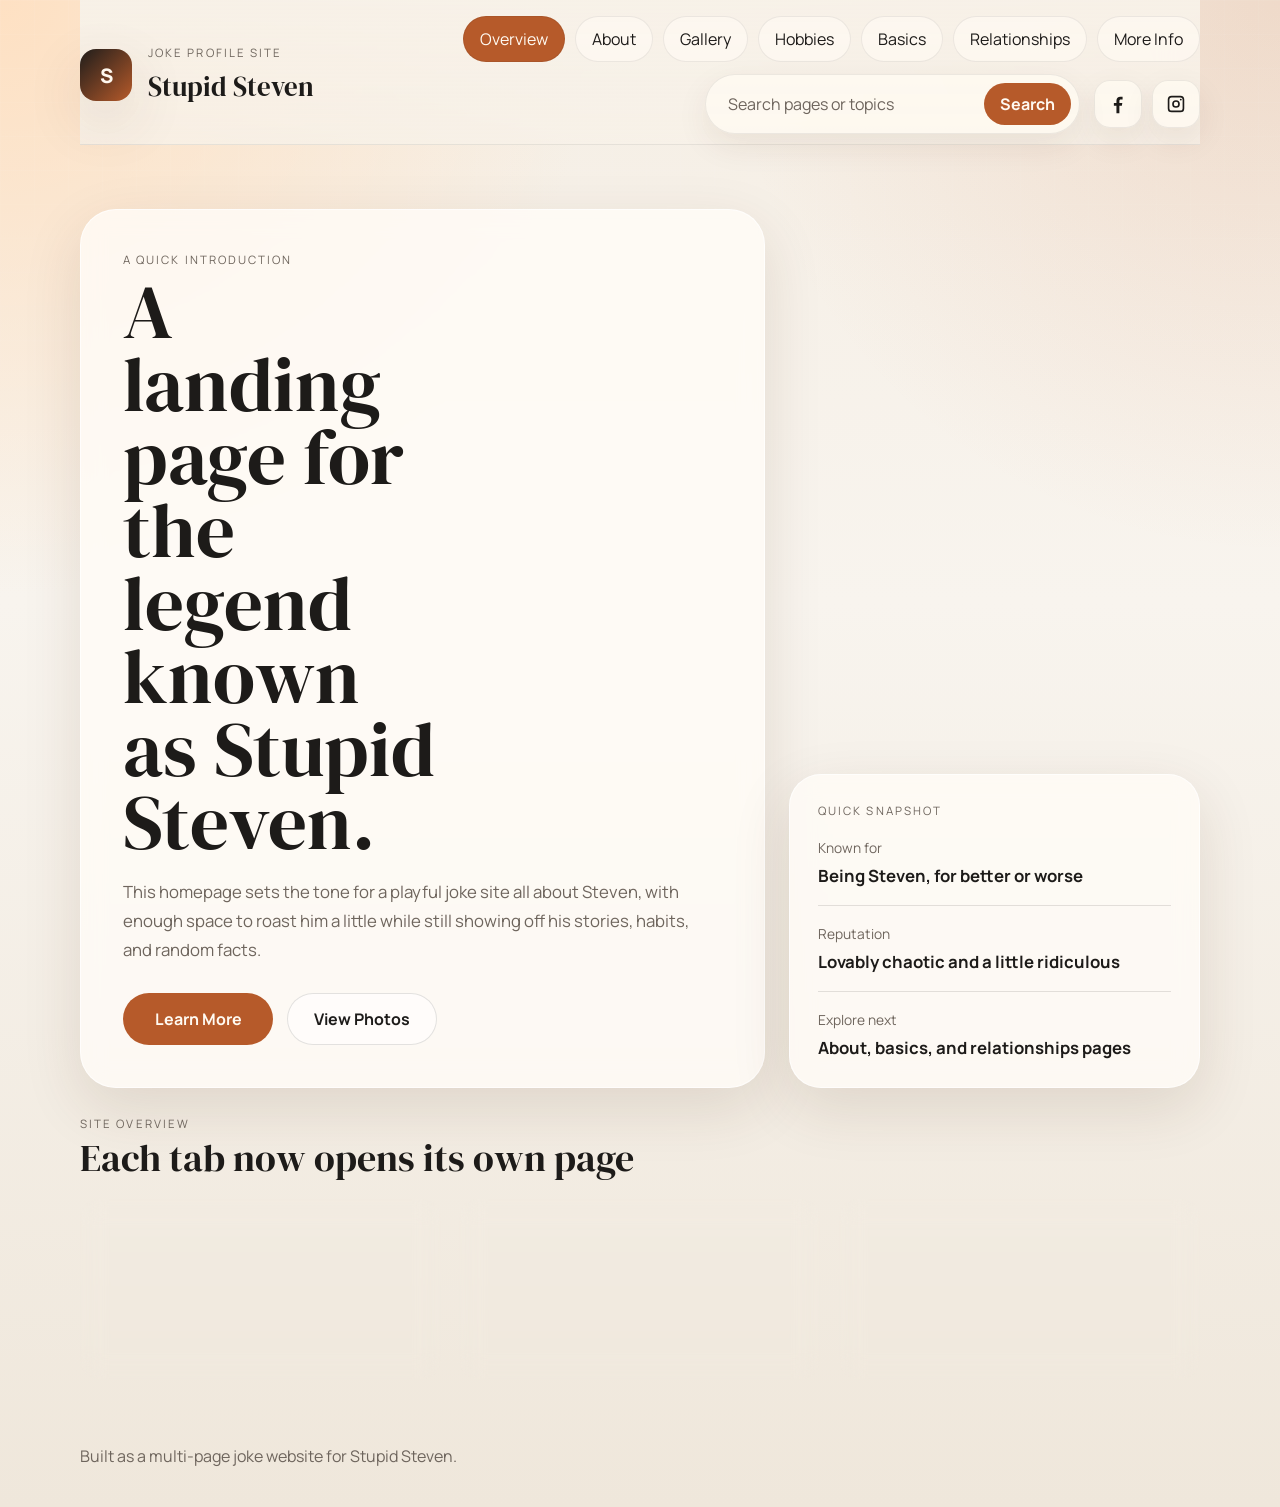
<file: index.html>
<!DOCTYPE html>
<html lang="en">
<head>
  <meta charset="UTF-8">
  <meta name="viewport" content="width=device-width, initial-scale=1.0">
  <title>Stupid Steven | Overview</title>
  <link rel="preconnect" href="https://fonts.googleapis.com">
  <link rel="preconnect" href="https://fonts.gstatic.com" crossorigin>
  <link href="https://fonts.googleapis.com/css2?family=DM+Serif+Display:ital@0;1&family=Manrope:wght@400;500;700;800&display=swap" rel="stylesheet">
  <link rel="stylesheet" href="styles.css">
</head>
<body data-page="overview">
  <header class="site-header">
    <div class="brand">
      <span class="brand-mark">S</span>
      <div>
        <p class="eyebrow">Joke Profile Site</p>
        <h1>Stupid Steven</h1>
      </div>
    </div>

    <div class="header-tools">
      <nav class="main-nav" aria-label="Primary">
        <a href="index.html" data-nav="overview">Overview</a>
        <a href="about.html" data-nav="about">About</a>
        <a href="gallery.html" data-nav="gallery">Gallery</a>
        <a href="hobbies.html" data-nav="hobbies">Hobbies</a>
        <a href="basics.html" data-nav="basics">Basics</a>
        <a href="relationships.html" data-nav="relationships">Relationships</a>
        <a href="more-info.html" data-nav="more-info">More Info</a>
      </nav>

      <div class="utility-row">
        <form class="site-search" data-search-form>
          <label class="sr-only" for="site-search-overview">Search the site</label>
          <input id="site-search-overview" name="query" type="text" inputmode="search" enterkeyhint="search" placeholder="Search pages or topics" autocomplete="off" autocapitalize="off" autocorrect="off" spellcheck="false">
          <button type="submit">Search</button>
          <div class="search-dropdown" data-search-dropdown hidden></div>
        </form>

        <div class="social-links" aria-label="Social media links">
          <a class="social-link" href="https://facebook.com/your-profile-here" target="_blank" rel="noreferrer" aria-label="Steven on Facebook">
            <svg viewBox="0 0 24 24" aria-hidden="true">
              <path d="M13.5 22v-8h2.7l.5-3.2h-3.2V8.7c0-.9.3-1.6 1.7-1.6H17V4.2c-.3 0-1.3-.2-2.5-.2-2.5 0-4.2 1.5-4.2 4.4v2.4H7.5V14h2.8v8h3.2Z"/>
            </svg>
          </a>
          <a class="social-link" href="https://instagram.com/your-profile-here" target="_blank" rel="noreferrer" aria-label="Steven on Instagram">
            <svg viewBox="0 0 24 24" aria-hidden="true">
              <path d="M7.2 3h9.6A4.2 4.2 0 0 1 21 7.2v9.6a4.2 4.2 0 0 1-4.2 4.2H7.2A4.2 4.2 0 0 1 3 16.8V7.2A4.2 4.2 0 0 1 7.2 3Zm0 1.8A2.4 2.4 0 0 0 4.8 7.2v9.6a2.4 2.4 0 0 0 2.4 2.4h9.6a2.4 2.4 0 0 0 2.4-2.4V7.2a2.4 2.4 0 0 0-2.4-2.4H7.2Zm10.05 1.35a1.05 1.05 0 1 1 0 2.1 1.05 1.05 0 0 1 0-2.1ZM12 7.8A4.2 4.2 0 1 1 7.8 12 4.2 4.2 0 0 1 12 7.8Zm0 1.8A2.4 2.4 0 1 0 14.4 12 2.4 2.4 0 0 0 12 9.6Z"/>
            </svg>
          </a>
        </div>
      </div>
    </div>
  </header>

  <main>
    <section class="hero" id="overview-hero">
      <div class="hero-copy" id="overview-intro">
        <p class="eyebrow">A quick introduction</p>
        <h2>A landing page for the legend known as Stupid Steven.</h2>
        <p class="hero-text">
          This homepage sets the tone for a playful joke site all about Steven, with enough space
          to roast him a little while still showing off his stories, habits, and random facts.
        </p>
        <div class="hero-actions">
          <a class="button button-primary" href="about.html">Learn More</a>
          <a class="button button-secondary" href="gallery.html">View Photos</a>
        </div>
      </div>

      <aside class="hero-card" id="overview-snapshot">
        <p class="eyebrow">Quick snapshot</p>
        <ul class="snapshot-list">
          <li><span>Known for</span><strong>Being Steven, for better or worse</strong></li>
          <li><span>Reputation</span><strong>Lovably chaotic and a little ridiculous</strong></li>
          <li><span>Explore next</span><strong>About, basics, and relationships pages</strong></li>
        </ul>
      </aside>
    </section>

    <section class="content-section page-intro" id="overview-guide">
      <div class="section-heading">
        <p class="eyebrow">Site Overview</p>
        <h2>Each tab now opens its own page</h2>
      </div>
      <div class="hobby-grid">
        <article class="detail-card" id="overview-about-page">
          <h3>About Page</h3>
          <p>Use it for Steven's fuller story, personality, background, and the running joke behind the site.</p>
        </article>
        <article class="detail-card" id="overview-gallery-page">
          <h3>Gallery Page</h3>
          <p>Keep photos in their own dedicated space so visitors can admire the many faces of Stupid Steven.</p>
        </article>
        <article class="detail-card" id="overview-relationships-page">
          <h3>Relationships Page</h3>
          <p>List people he knows, friends, rivals, and anyone else who gets dragged into the Steven lore.</p>
        </article>
      </div>
    </section>
  </main>

  <footer class="site-footer">
    <p>Built as a multi-page joke website for Stupid Steven.</p>
  </footer>

  <script src="script.js"></script>
</body>
</html>
</file>
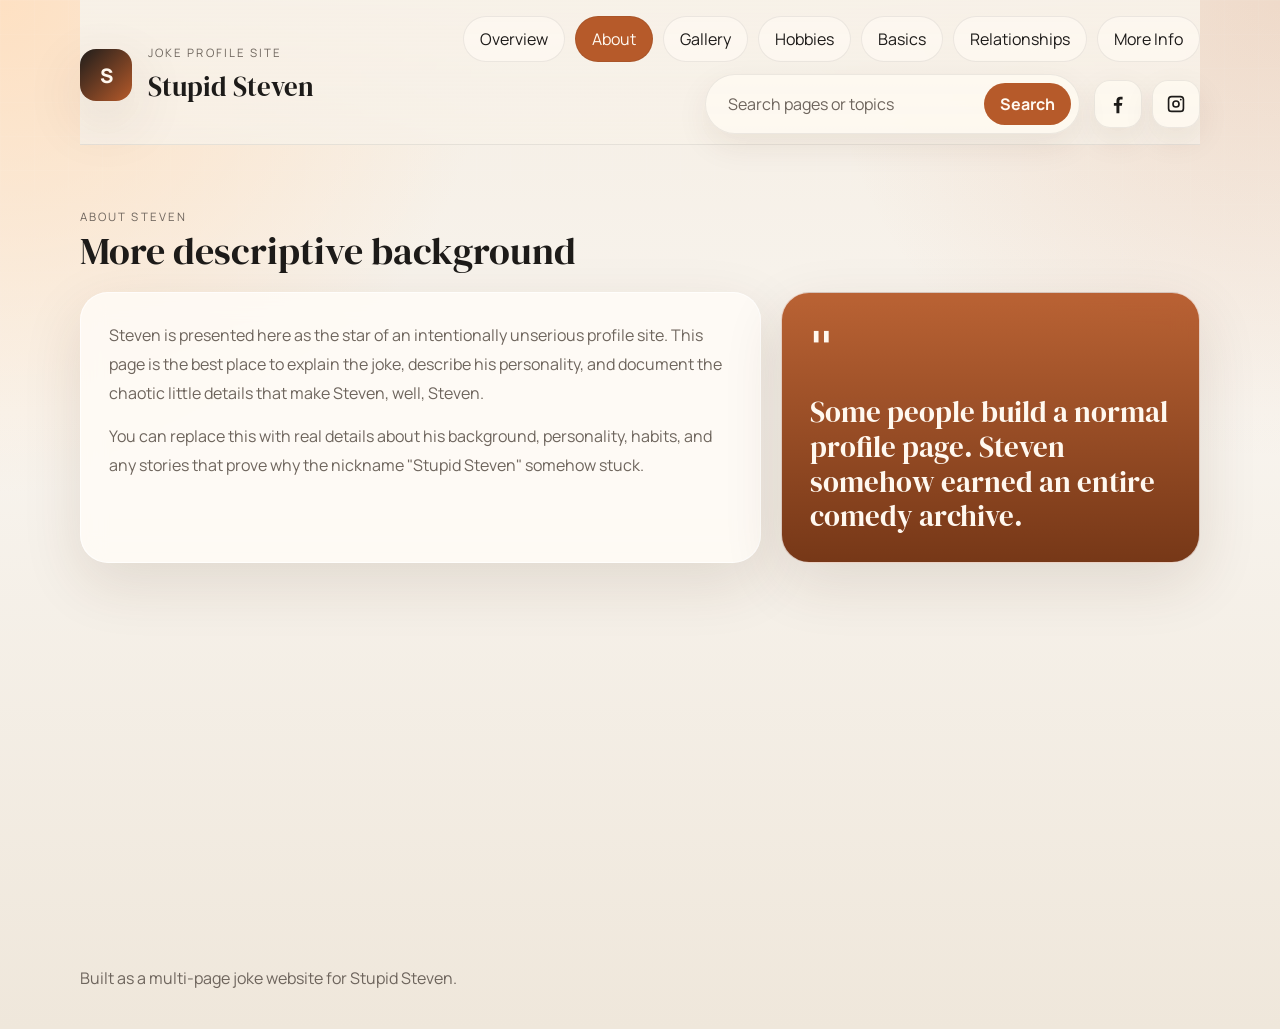
<file: about.html>
<!DOCTYPE html>
<html lang="en">
<head>
  <meta charset="UTF-8">
  <meta name="viewport" content="width=device-width, initial-scale=1.0">
  <title>Stupid Steven | About</title>
  <link rel="preconnect" href="https://fonts.googleapis.com">
  <link rel="preconnect" href="https://fonts.gstatic.com" crossorigin>
  <link href="https://fonts.googleapis.com/css2?family=DM+Serif+Display:ital@0;1&family=Manrope:wght@400;500;700;800&display=swap" rel="stylesheet">
  <link rel="stylesheet" href="styles.css">
</head>
<body data-page="about">
  <header class="site-header">
    <div class="brand">
      <span class="brand-mark">S</span>
      <div>
        <p class="eyebrow">Joke Profile Site</p>
        <h1>Stupid Steven</h1>
      </div>
    </div>

    <div class="header-tools">
      <nav class="main-nav" aria-label="Primary">
        <a href="index.html" data-nav="overview">Overview</a>
        <a href="about.html" data-nav="about">About</a>
        <a href="gallery.html" data-nav="gallery">Gallery</a>
        <a href="hobbies.html" data-nav="hobbies">Hobbies</a>
        <a href="basics.html" data-nav="basics">Basics</a>
        <a href="relationships.html" data-nav="relationships">Relationships</a>
        <a href="more-info.html" data-nav="more-info">More Info</a>
      </nav>

      <div class="utility-row">
        <form class="site-search" data-search-form>
          <label class="sr-only" for="site-search-about">Search the site</label>
          <input id="site-search-about" name="query" type="text" inputmode="search" enterkeyhint="search" placeholder="Search pages or topics" autocomplete="off" autocapitalize="off" autocorrect="off" spellcheck="false">
          <button type="submit">Search</button>
          <div class="search-dropdown" data-search-dropdown hidden></div>
        </form>

        <div class="social-links" aria-label="Social media links">
          <a class="social-link" href="https://facebook.com/your-profile-here" target="_blank" rel="noreferrer" aria-label="Steven on Facebook">
            <svg viewBox="0 0 24 24" aria-hidden="true">
              <path d="M13.5 22v-8h2.7l.5-3.2h-3.2V8.7c0-.9.3-1.6 1.7-1.6H17V4.2c-.3 0-1.3-.2-2.5-.2-2.5 0-4.2 1.5-4.2 4.4v2.4H7.5V14h2.8v8h3.2Z"/>
            </svg>
          </a>
          <a class="social-link" href="https://instagram.com/your-profile-here" target="_blank" rel="noreferrer" aria-label="Steven on Instagram">
            <svg viewBox="0 0 24 24" aria-hidden="true">
              <path d="M7.2 3h9.6A4.2 4.2 0 0 1 21 7.2v9.6a4.2 4.2 0 0 1-4.2 4.2H7.2A4.2 4.2 0 0 1 3 16.8V7.2A4.2 4.2 0 0 1 7.2 3Zm0 1.8A2.4 2.4 0 0 0 4.8 7.2v9.6a2.4 2.4 0 0 0 2.4 2.4h9.6a2.4 2.4 0 0 0 2.4-2.4V7.2a2.4 2.4 0 0 0-2.4-2.4H7.2Zm10.05 1.35a1.05 1.05 0 1 1 0 2.1 1.05 1.05 0 0 1 0-2.1ZM12 7.8A4.2 4.2 0 1 1 7.8 12 4.2 4.2 0 0 1 12 7.8Zm0 1.8A2.4 2.4 0 1 0 14.4 12 2.4 2.4 0 0 0 12 9.6Z"/>
            </svg>
          </a>
        </div>
      </div>
    </div>
  </header>

  <main class="page-shell">
    <section class="content-section page-top" id="about-story">
      <div class="section-heading">
        <p class="eyebrow">About Steven</p>
        <h2>More descriptive background</h2>
      </div>
      <div class="about-grid">
        <article class="info-panel" id="about-description">
          <p>
            Steven is presented here as the star of an intentionally unserious profile site. This page
            is the best place to explain the joke, describe his personality, and document the chaotic
            little details that make Steven, well, Steven.
          </p>
          <p>
            You can replace this with real details about his background, personality, habits, and any
            stories that prove why the nickname "Stupid Steven" somehow stuck.
          </p>
        </article>
        <article class="quote-panel" id="about-quote">
          <p class="quote-mark">"</p>
          <p class="quote-text">
            Some people build a normal profile page. Steven somehow earned an entire comedy archive.
          </p>
        </article>
      </div>
    </section>
  </main>

  <footer class="site-footer">
    <p>Built as a multi-page joke website for Stupid Steven.</p>
  </footer>

  <script src="script.js"></script>
</body>
</html>
</file>
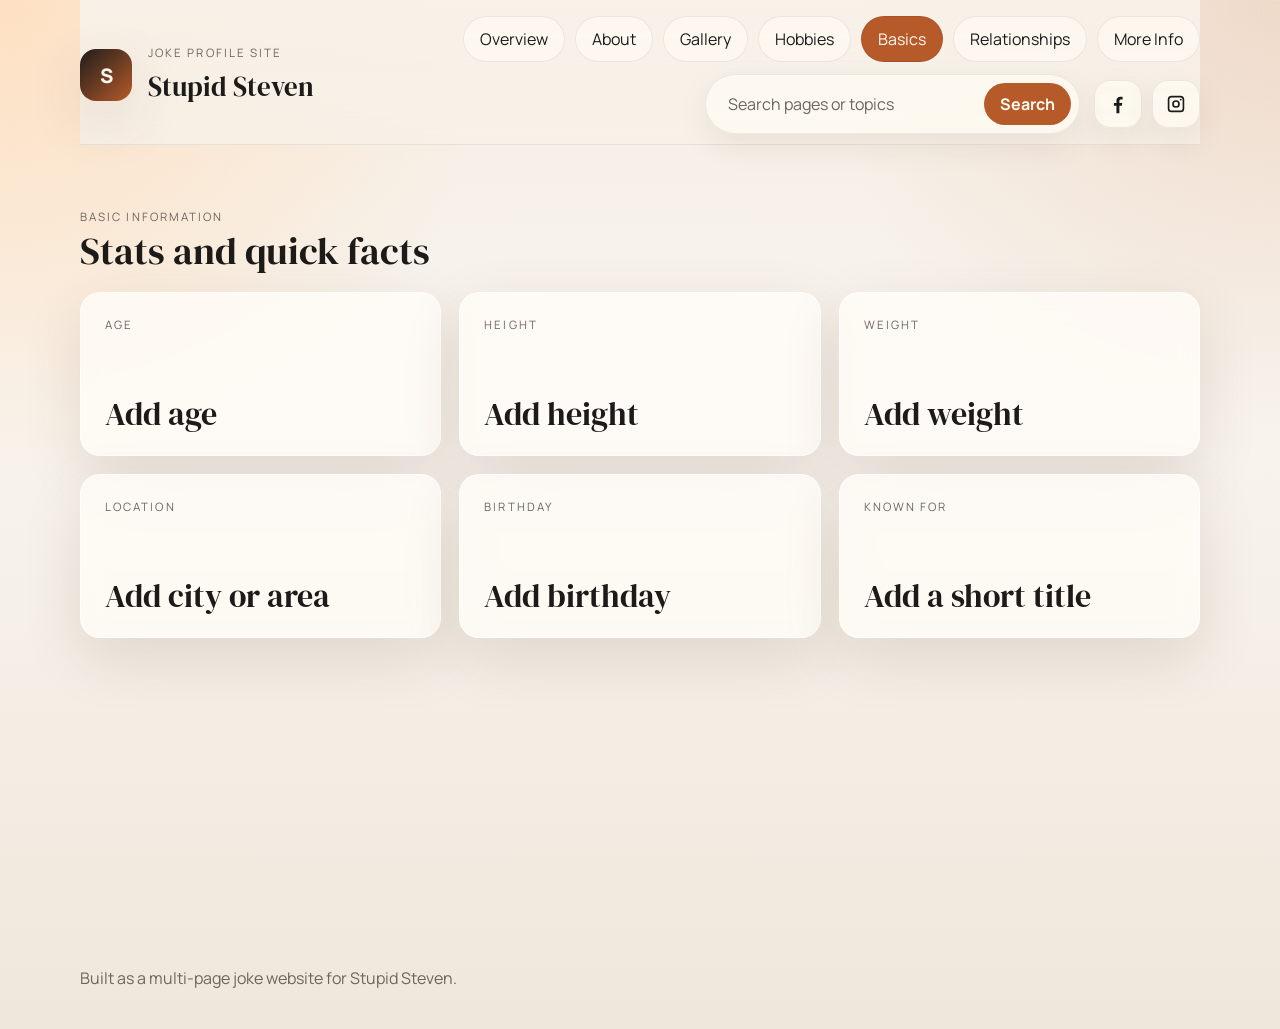
<file: basics.html>
<!DOCTYPE html>
<html lang="en">
<head>
  <meta charset="UTF-8">
  <meta name="viewport" content="width=device-width, initial-scale=1.0">
  <title>Stupid Steven | Basics</title>
  <link rel="preconnect" href="https://fonts.googleapis.com">
  <link rel="preconnect" href="https://fonts.gstatic.com" crossorigin>
  <link href="https://fonts.googleapis.com/css2?family=DM+Serif+Display:ital@0;1&family=Manrope:wght@400;500;700;800&display=swap" rel="stylesheet">
  <link rel="stylesheet" href="styles.css">
</head>
<body data-page="basics">
  <header class="site-header">
    <div class="brand">
      <span class="brand-mark">S</span>
      <div>
        <p class="eyebrow">Joke Profile Site</p>
        <h1>Stupid Steven</h1>
      </div>
    </div>

    <div class="header-tools">
      <nav class="main-nav" aria-label="Primary">
        <a href="index.html" data-nav="overview">Overview</a>
        <a href="about.html" data-nav="about">About</a>
        <a href="gallery.html" data-nav="gallery">Gallery</a>
        <a href="hobbies.html" data-nav="hobbies">Hobbies</a>
        <a href="basics.html" data-nav="basics">Basics</a>
        <a href="relationships.html" data-nav="relationships">Relationships</a>
        <a href="more-info.html" data-nav="more-info">More Info</a>
      </nav>

      <div class="utility-row">
        <form class="site-search" data-search-form>
          <label class="sr-only" for="site-search-basics">Search the site</label>
          <input id="site-search-basics" name="query" type="text" inputmode="search" enterkeyhint="search" placeholder="Search pages or topics" autocomplete="off" autocapitalize="off" autocorrect="off" spellcheck="false">
          <button type="submit">Search</button>
          <div class="search-dropdown" data-search-dropdown hidden></div>
        </form>

        <div class="social-links" aria-label="Social media links">
          <a class="social-link" href="https://facebook.com/your-profile-here" target="_blank" rel="noreferrer" aria-label="Steven on Facebook">
            <svg viewBox="0 0 24 24" aria-hidden="true">
              <path d="M13.5 22v-8h2.7l.5-3.2h-3.2V8.7c0-.9.3-1.6 1.7-1.6H17V4.2c-.3 0-1.3-.2-2.5-.2-2.5 0-4.2 1.5-4.2 4.4v2.4H7.5V14h2.8v8h3.2Z"/>
            </svg>
          </a>
          <a class="social-link" href="https://instagram.com/your-profile-here" target="_blank" rel="noreferrer" aria-label="Steven on Instagram">
            <svg viewBox="0 0 24 24" aria-hidden="true">
              <path d="M7.2 3h9.6A4.2 4.2 0 0 1 21 7.2v9.6a4.2 4.2 0 0 1-4.2 4.2H7.2A4.2 4.2 0 0 1 3 16.8V7.2A4.2 4.2 0 0 1 7.2 3Zm0 1.8A2.4 2.4 0 0 0 4.8 7.2v9.6a2.4 2.4 0 0 0 2.4 2.4h9.6a2.4 2.4 0 0 0 2.4-2.4V7.2a2.4 2.4 0 0 0-2.4-2.4H7.2Zm10.05 1.35a1.05 1.05 0 1 1 0 2.1 1.05 1.05 0 0 1 0-2.1ZM12 7.8A4.2 4.2 0 1 1 7.8 12 4.2 4.2 0 0 1 12 7.8Zm0 1.8A2.4 2.4 0 1 0 14.4 12 2.4 2.4 0 0 0 12 9.6Z"/>
            </svg>
          </a>
        </div>
      </div>
    </div>
  </header>

  <main class="page-shell">
    <section class="content-section page-top" id="basics-top">
      <div class="section-heading">
        <p class="eyebrow">Basic Information</p>
        <h2>Stats and quick facts</h2>
      </div>
      <div class="stats-grid">
        <article class="stat-card" id="basics-age">
          <span class="stat-label">Age</span>
          <strong class="stat-value">Add age</strong>
        </article>
        <article class="stat-card" id="basics-height">
          <span class="stat-label">Height</span>
          <strong class="stat-value">Add height</strong>
        </article>
        <article class="stat-card" id="basics-weight">
          <span class="stat-label">Weight</span>
          <strong class="stat-value">Add weight</strong>
        </article>
        <article class="stat-card" id="basics-location">
          <span class="stat-label">Location</span>
          <strong class="stat-value">Add city or area</strong>
        </article>
        <article class="stat-card" id="basics-birthday">
          <span class="stat-label">Birthday</span>
          <strong class="stat-value">Add birthday</strong>
        </article>
        <article class="stat-card" id="basics-known-for">
          <span class="stat-label">Known For</span>
          <strong class="stat-value">Add a short title</strong>
        </article>
      </div>
    </section>
  </main>

  <footer class="site-footer">
    <p>Built as a multi-page joke website for Stupid Steven.</p>
  </footer>

  <script src="script.js"></script>
</body>
</html>
</file>
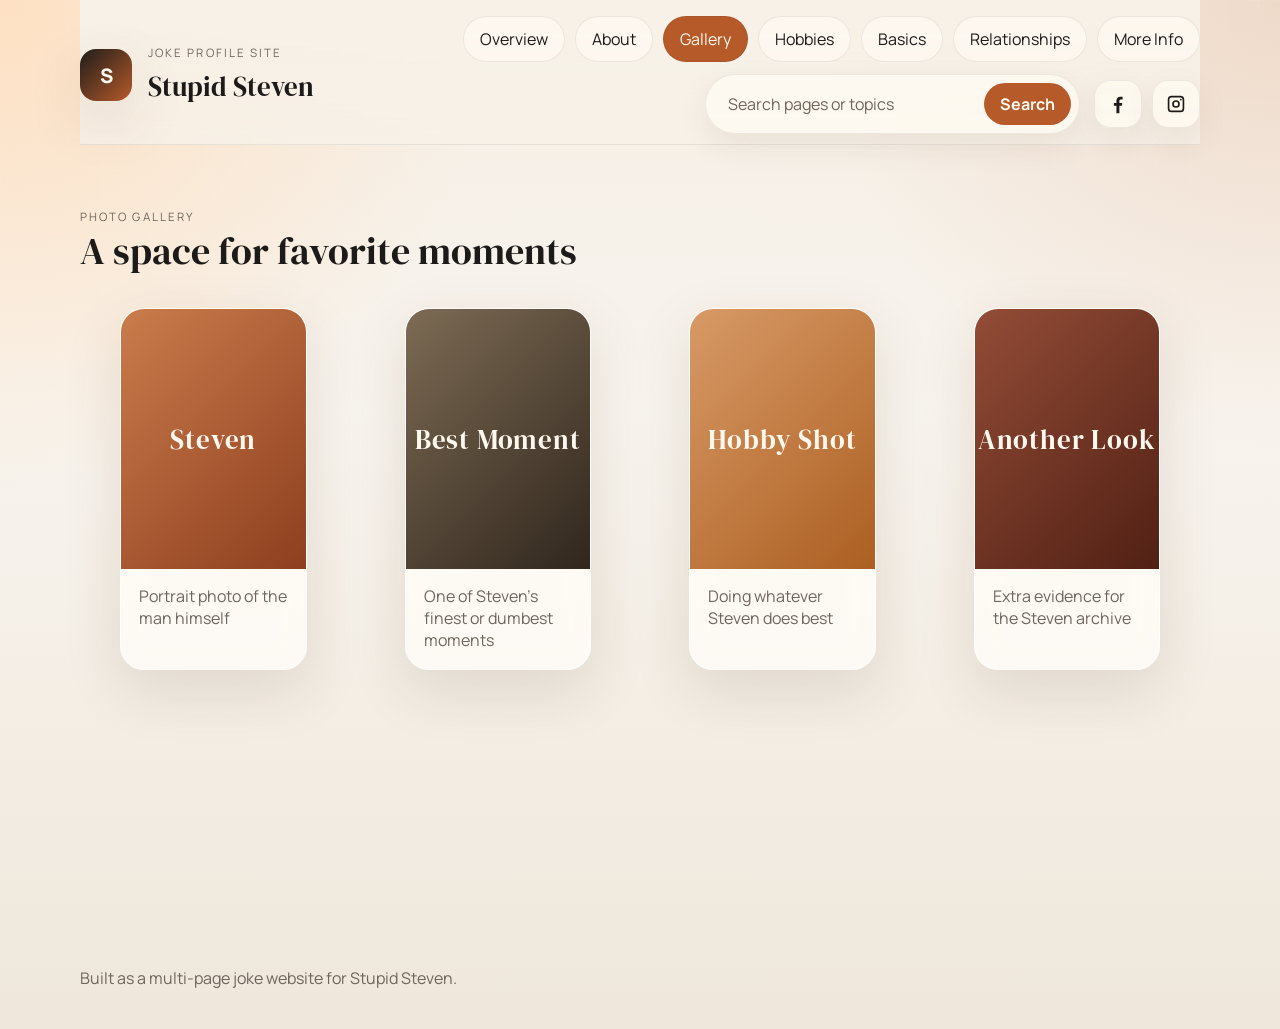
<file: gallery.html>
<!DOCTYPE html>
<html lang="en">
<head>
  <meta charset="UTF-8">
  <meta name="viewport" content="width=device-width, initial-scale=1.0">
  <title>Stupid Steven | Gallery</title>
  <link rel="preconnect" href="https://fonts.googleapis.com">
  <link rel="preconnect" href="https://fonts.gstatic.com" crossorigin>
  <link href="https://fonts.googleapis.com/css2?family=DM+Serif+Display:ital@0;1&family=Manrope:wght@400;500;700;800&display=swap" rel="stylesheet">
  <link rel="stylesheet" href="styles.css">
</head>
<body data-page="gallery">
  <header class="site-header">
    <div class="brand">
      <span class="brand-mark">S</span>
      <div>
        <p class="eyebrow">Joke Profile Site</p>
        <h1>Stupid Steven</h1>
      </div>
    </div>

    <div class="header-tools">
      <nav class="main-nav" aria-label="Primary">
        <a href="index.html" data-nav="overview">Overview</a>
        <a href="about.html" data-nav="about">About</a>
        <a href="gallery.html" data-nav="gallery">Gallery</a>
        <a href="hobbies.html" data-nav="hobbies">Hobbies</a>
        <a href="basics.html" data-nav="basics">Basics</a>
        <a href="relationships.html" data-nav="relationships">Relationships</a>
        <a href="more-info.html" data-nav="more-info">More Info</a>
      </nav>

      <div class="utility-row">
        <form class="site-search" data-search-form>
          <label class="sr-only" for="site-search-gallery">Search the site</label>
          <input id="site-search-gallery" name="query" type="text" inputmode="search" enterkeyhint="search" placeholder="Search pages or topics" autocomplete="off" autocapitalize="off" autocorrect="off" spellcheck="false">
          <button type="submit">Search</button>
          <div class="search-dropdown" data-search-dropdown hidden></div>
        </form>

        <div class="social-links" aria-label="Social media links">
          <a class="social-link" href="https://facebook.com/your-profile-here" target="_blank" rel="noreferrer" aria-label="Steven on Facebook">
            <svg viewBox="0 0 24 24" aria-hidden="true">
              <path d="M13.5 22v-8h2.7l.5-3.2h-3.2V8.7c0-.9.3-1.6 1.7-1.6H17V4.2c-.3 0-1.3-.2-2.5-.2-2.5 0-4.2 1.5-4.2 4.4v2.4H7.5V14h2.8v8h3.2Z"/>
            </svg>
          </a>
          <a class="social-link" href="https://instagram.com/your-profile-here" target="_blank" rel="noreferrer" aria-label="Steven on Instagram">
            <svg viewBox="0 0 24 24" aria-hidden="true">
              <path d="M7.2 3h9.6A4.2 4.2 0 0 1 21 7.2v9.6a4.2 4.2 0 0 1-4.2 4.2H7.2A4.2 4.2 0 0 1 3 16.8V7.2A4.2 4.2 0 0 1 7.2 3Zm0 1.8A2.4 2.4 0 0 0 4.8 7.2v9.6a2.4 2.4 0 0 0 2.4 2.4h9.6a2.4 2.4 0 0 0 2.4-2.4V7.2a2.4 2.4 0 0 0-2.4-2.4H7.2Zm10.05 1.35a1.05 1.05 0 1 1 0 2.1 1.05 1.05 0 0 1 0-2.1ZM12 7.8A4.2 4.2 0 1 1 7.8 12 4.2 4.2 0 0 1 12 7.8Zm0 1.8A2.4 2.4 0 1 0 14.4 12 2.4 2.4 0 0 0 12 9.6Z"/>
            </svg>
          </a>
        </div>
      </div>
    </div>
  </header>

  <main class="page-shell">
    <section class="content-section page-top" id="gallery-top">
      <div class="section-heading">
        <p class="eyebrow">Photo Gallery</p>
        <h2>A space for favorite moments</h2>
      </div>
      <div class="gallery-grid">
        <figure class="gallery-card accent-one" id="gallery-portrait">
          <div class="gallery-placeholder">Steven</div>
          <figcaption>Portrait photo of the man himself</figcaption>
        </figure>
        <figure class="gallery-card accent-two" id="gallery-best-moment">
          <div class="gallery-placeholder">Best Moment</div>
          <figcaption>One of Steven's finest or dumbest moments</figcaption>
        </figure>
        <figure class="gallery-card accent-three" id="gallery-hobby-shot">
          <div class="gallery-placeholder">Hobby Shot</div>
          <figcaption>Doing whatever Steven does best</figcaption>
        </figure>
        <figure class="gallery-card accent-four" id="gallery-extra-look">
          <div class="gallery-placeholder">Another Look</div>
          <figcaption>Extra evidence for the Steven archive</figcaption>
        </figure>
      </div>
    </section>
  </main>

  <footer class="site-footer">
    <p>Built as a multi-page joke website for Stupid Steven.</p>
  </footer>

  <script src="script.js"></script>
</body>
</html>
</file>
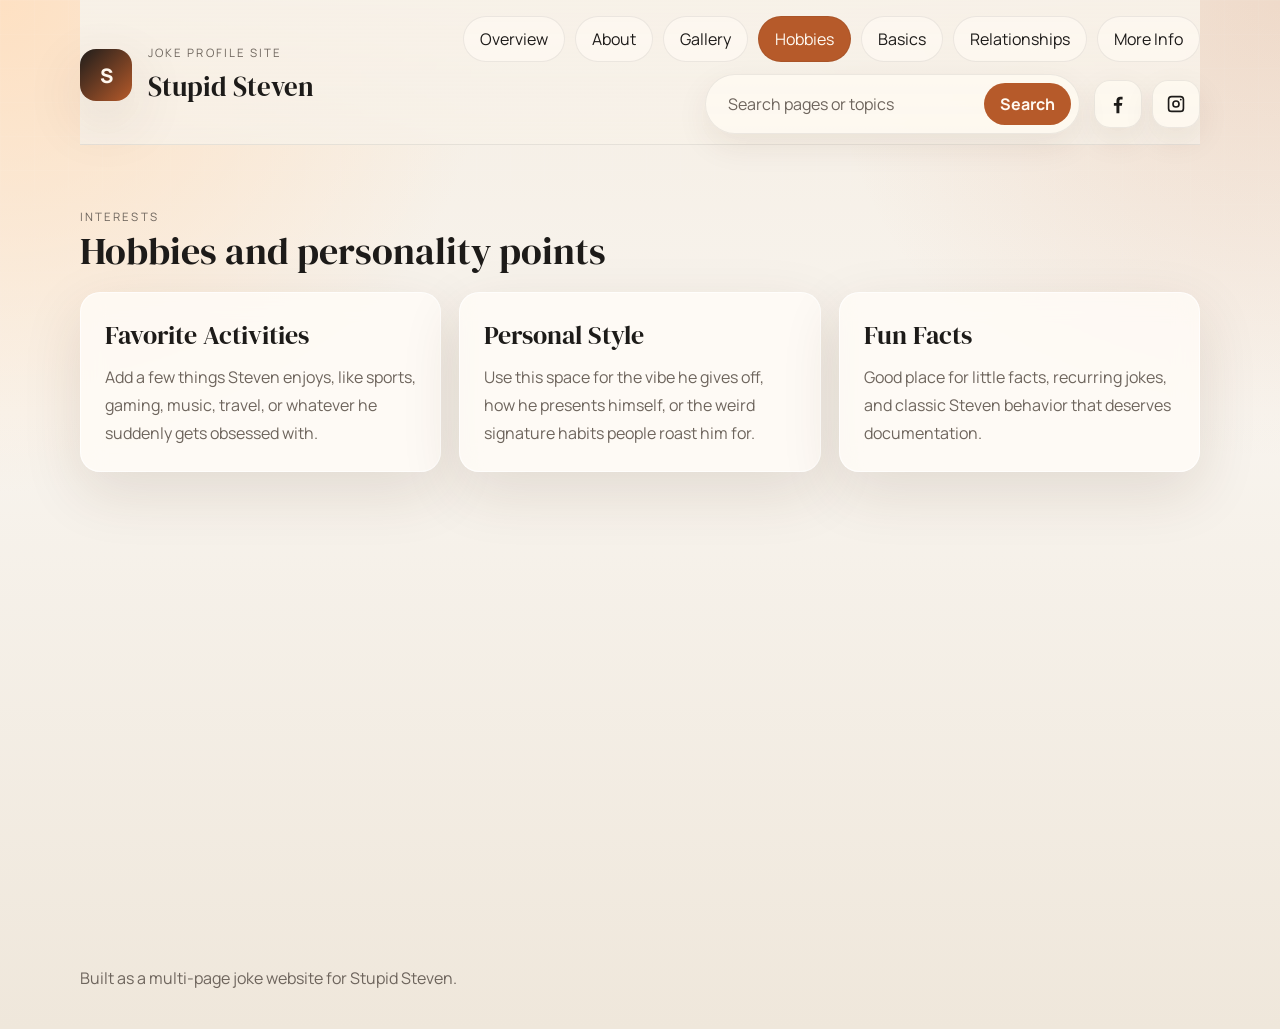
<file: hobbies.html>
<!DOCTYPE html>
<html lang="en">
<head>
  <meta charset="UTF-8">
  <meta name="viewport" content="width=device-width, initial-scale=1.0">
  <title>Stupid Steven | Hobbies</title>
  <link rel="preconnect" href="https://fonts.googleapis.com">
  <link rel="preconnect" href="https://fonts.gstatic.com" crossorigin>
  <link href="https://fonts.googleapis.com/css2?family=DM+Serif+Display:ital@0;1&family=Manrope:wght@400;500;700;800&display=swap" rel="stylesheet">
  <link rel="stylesheet" href="styles.css">
</head>
<body data-page="hobbies">
  <header class="site-header">
    <div class="brand">
      <span class="brand-mark">S</span>
      <div>
        <p class="eyebrow">Joke Profile Site</p>
        <h1>Stupid Steven</h1>
      </div>
    </div>

    <div class="header-tools">
      <nav class="main-nav" aria-label="Primary">
        <a href="index.html" data-nav="overview">Overview</a>
        <a href="about.html" data-nav="about">About</a>
        <a href="gallery.html" data-nav="gallery">Gallery</a>
        <a href="hobbies.html" data-nav="hobbies">Hobbies</a>
        <a href="basics.html" data-nav="basics">Basics</a>
        <a href="relationships.html" data-nav="relationships">Relationships</a>
        <a href="more-info.html" data-nav="more-info">More Info</a>
      </nav>

      <div class="utility-row">
        <form class="site-search" data-search-form>
          <label class="sr-only" for="site-search-hobbies">Search the site</label>
          <input id="site-search-hobbies" name="query" type="text" inputmode="search" enterkeyhint="search" placeholder="Search pages or topics" autocomplete="off" autocapitalize="off" autocorrect="off" spellcheck="false">
          <button type="submit">Search</button>
          <div class="search-dropdown" data-search-dropdown hidden></div>
        </form>

        <div class="social-links" aria-label="Social media links">
          <a class="social-link" href="https://facebook.com/your-profile-here" target="_blank" rel="noreferrer" aria-label="Steven on Facebook">
            <svg viewBox="0 0 24 24" aria-hidden="true">
              <path d="M13.5 22v-8h2.7l.5-3.2h-3.2V8.7c0-.9.3-1.6 1.7-1.6H17V4.2c-.3 0-1.3-.2-2.5-.2-2.5 0-4.2 1.5-4.2 4.4v2.4H7.5V14h2.8v8h3.2Z"/>
            </svg>
          </a>
          <a class="social-link" href="https://instagram.com/your-profile-here" target="_blank" rel="noreferrer" aria-label="Steven on Instagram">
            <svg viewBox="0 0 24 24" aria-hidden="true">
              <path d="M7.2 3h9.6A4.2 4.2 0 0 1 21 7.2v9.6a4.2 4.2 0 0 1-4.2 4.2H7.2A4.2 4.2 0 0 1 3 16.8V7.2A4.2 4.2 0 0 1 7.2 3Zm0 1.8A2.4 2.4 0 0 0 4.8 7.2v9.6a2.4 2.4 0 0 0 2.4 2.4h9.6a2.4 2.4 0 0 0 2.4-2.4V7.2a2.4 2.4 0 0 0-2.4-2.4H7.2Zm10.05 1.35a1.05 1.05 0 1 1 0 2.1 1.05 1.05 0 0 1 0-2.1ZM12 7.8A4.2 4.2 0 1 1 7.8 12 4.2 4.2 0 0 1 12 7.8Zm0 1.8A2.4 2.4 0 1 0 14.4 12 2.4 2.4 0 0 0 12 9.6Z"/>
            </svg>
          </a>
        </div>
      </div>
    </div>
  </header>

  <main class="page-shell">
    <section class="content-section page-top" id="hobbies-top">
      <div class="section-heading">
        <p class="eyebrow">Interests</p>
        <h2>Hobbies and personality points</h2>
      </div>
      <div class="hobby-grid">
        <article class="detail-card" id="hobbies-favorite-activities">
          <h3>Favorite Activities</h3>
          <p>Add a few things Steven enjoys, like sports, gaming, music, travel, or whatever he suddenly gets obsessed with.</p>
        </article>
        <article class="detail-card" id="hobbies-personal-style">
          <h3>Personal Style</h3>
          <p>Use this space for the vibe he gives off, how he presents himself, or the weird signature habits people roast him for.</p>
        </article>
        <article class="detail-card" id="hobbies-fun-facts">
          <h3>Fun Facts</h3>
          <p>Good place for little facts, recurring jokes, and classic Steven behavior that deserves documentation.</p>
        </article>
      </div>
    </section>
  </main>

  <footer class="site-footer">
    <p>Built as a multi-page joke website for Stupid Steven.</p>
  </footer>

  <script src="script.js"></script>
</body>
</html>
</file>
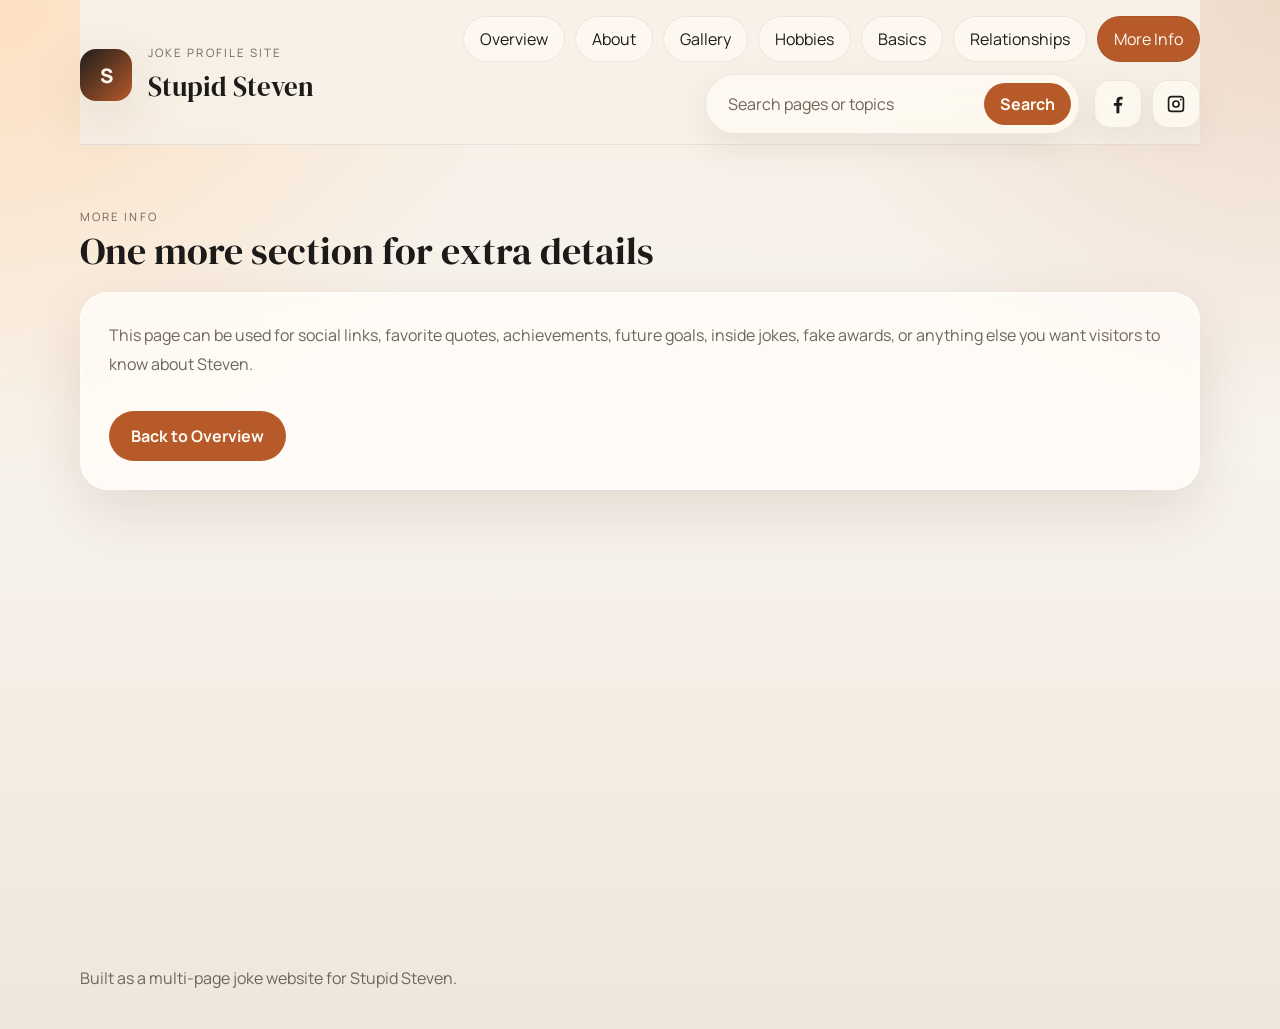
<file: more-info.html>
<!DOCTYPE html>
<html lang="en">
<head>
  <meta charset="UTF-8">
  <meta name="viewport" content="width=device-width, initial-scale=1.0">
  <title>Stupid Steven | More Info</title>
  <link rel="preconnect" href="https://fonts.googleapis.com">
  <link rel="preconnect" href="https://fonts.gstatic.com" crossorigin>
  <link href="https://fonts.googleapis.com/css2?family=DM+Serif+Display:ital@0;1&family=Manrope:wght@400;500;700;800&display=swap" rel="stylesheet">
  <link rel="stylesheet" href="styles.css">
</head>
<body data-page="more-info">
  <header class="site-header">
    <div class="brand">
      <span class="brand-mark">S</span>
      <div>
        <p class="eyebrow">Joke Profile Site</p>
        <h1>Stupid Steven</h1>
      </div>
    </div>

    <div class="header-tools">
      <nav class="main-nav" aria-label="Primary">
        <a href="index.html" data-nav="overview">Overview</a>
        <a href="about.html" data-nav="about">About</a>
        <a href="gallery.html" data-nav="gallery">Gallery</a>
        <a href="hobbies.html" data-nav="hobbies">Hobbies</a>
        <a href="basics.html" data-nav="basics">Basics</a>
        <a href="relationships.html" data-nav="relationships">Relationships</a>
        <a href="more-info.html" data-nav="more-info">More Info</a>
      </nav>

      <div class="utility-row">
        <form class="site-search" data-search-form>
          <label class="sr-only" for="site-search-more-info">Search the site</label>
          <input id="site-search-more-info" name="query" type="text" inputmode="search" enterkeyhint="search" placeholder="Search pages or topics" autocomplete="off" autocapitalize="off" autocorrect="off" spellcheck="false">
          <button type="submit">Search</button>
          <div class="search-dropdown" data-search-dropdown hidden></div>
        </form>

        <div class="social-links" aria-label="Social media links">
          <a class="social-link" href="https://facebook.com/your-profile-here" target="_blank" rel="noreferrer" aria-label="Steven on Facebook">
            <svg viewBox="0 0 24 24" aria-hidden="true">
              <path d="M13.5 22v-8h2.7l.5-3.2h-3.2V8.7c0-.9.3-1.6 1.7-1.6H17V4.2c-.3 0-1.3-.2-2.5-.2-2.5 0-4.2 1.5-4.2 4.4v2.4H7.5V14h2.8v8h3.2Z"/>
            </svg>
          </a>
          <a class="social-link" href="https://instagram.com/your-profile-here" target="_blank" rel="noreferrer" aria-label="Steven on Instagram">
            <svg viewBox="0 0 24 24" aria-hidden="true">
              <path d="M7.2 3h9.6A4.2 4.2 0 0 1 21 7.2v9.6a4.2 4.2 0 0 1-4.2 4.2H7.2A4.2 4.2 0 0 1 3 16.8V7.2A4.2 4.2 0 0 1 7.2 3Zm0 1.8A2.4 2.4 0 0 0 4.8 7.2v9.6a2.4 2.4 0 0 0 2.4 2.4h9.6a2.4 2.4 0 0 0 2.4-2.4V7.2a2.4 2.4 0 0 0-2.4-2.4H7.2Zm10.05 1.35a1.05 1.05 0 1 1 0 2.1 1.05 1.05 0 0 1 0-2.1ZM12 7.8A4.2 4.2 0 1 1 7.8 12 4.2 4.2 0 0 1 12 7.8Zm0 1.8A2.4 2.4 0 1 0 14.4 12 2.4 2.4 0 0 0 12 9.6Z"/>
            </svg>
          </a>
        </div>
      </div>
    </div>
  </header>

  <main class="page-shell">
    <section class="content-section page-top contact-section" id="more-info-top">
      <div class="section-heading">
        <p class="eyebrow">More Info</p>
        <h2>One more section for extra details</h2>
      </div>
      <div class="info-panel" id="more-info-details">
        <p>
          This page can be used for social links, favorite quotes, achievements, future goals,
          inside jokes, fake awards, or anything else you want visitors to know about Steven.
        </p>
        <a class="button button-primary" href="index.html">Back to Overview</a>
      </div>
    </section>
  </main>

  <footer class="site-footer">
    <p>Built as a multi-page joke website for Stupid Steven.</p>
  </footer>

  <script src="script.js"></script>
</body>
</html>
</file>
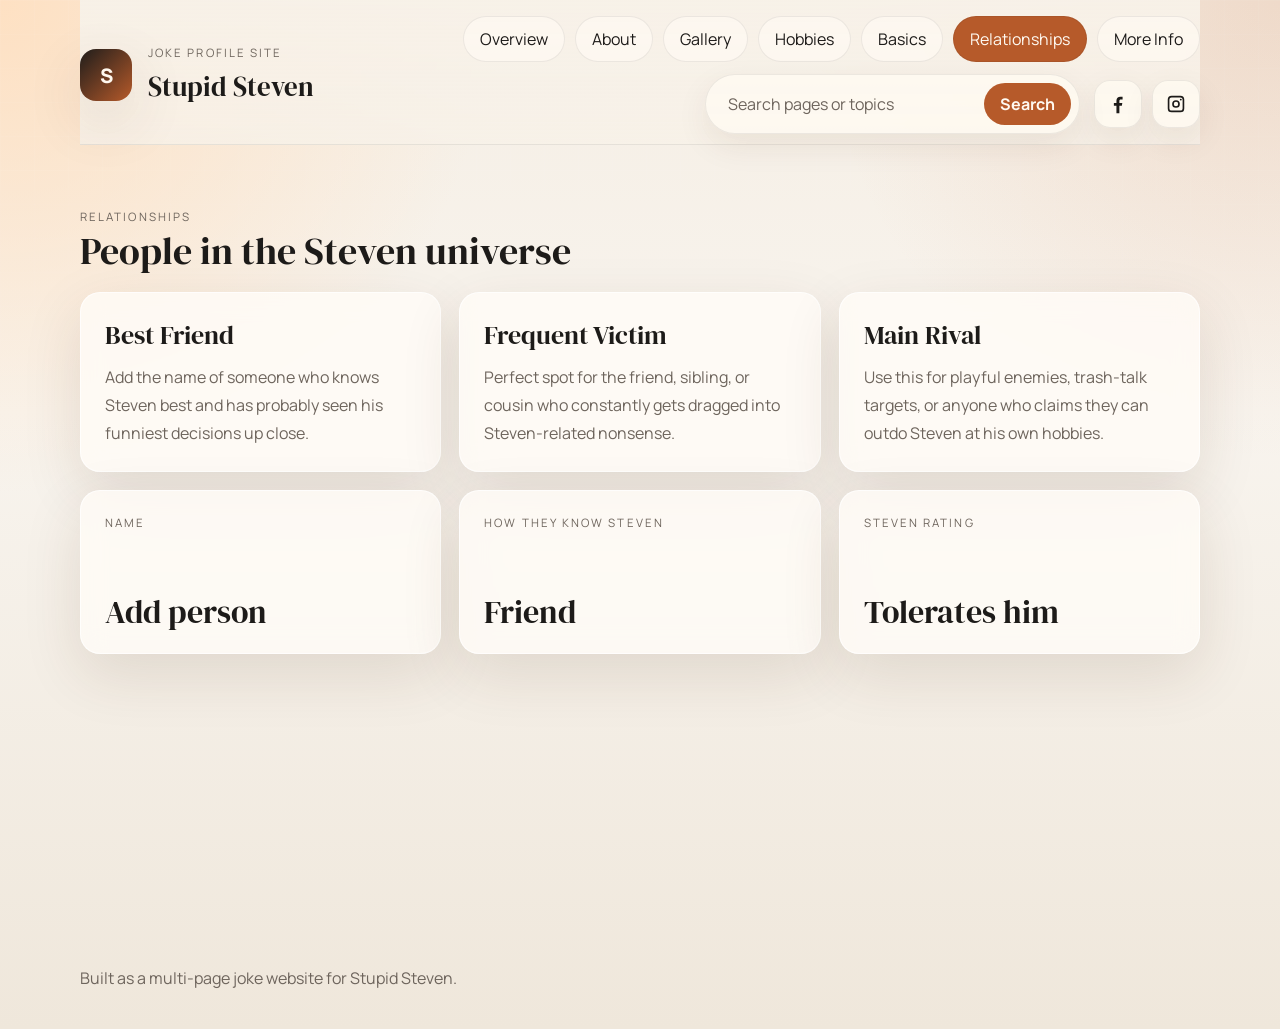
<file: relationships.html>
<!DOCTYPE html>
<html lang="en">
<head>
  <meta charset="UTF-8">
  <meta name="viewport" content="width=device-width, initial-scale=1.0">
  <title>Stupid Steven | Relationships</title>
  <link rel="preconnect" href="https://fonts.googleapis.com">
  <link rel="preconnect" href="https://fonts.gstatic.com" crossorigin>
  <link href="https://fonts.googleapis.com/css2?family=DM+Serif+Display:ital@0;1&family=Manrope:wght@400;500;700;800&display=swap" rel="stylesheet">
  <link rel="stylesheet" href="styles.css">
</head>
<body data-page="relationships">
  <header class="site-header">
    <div class="brand">
      <span class="brand-mark">S</span>
      <div>
        <p class="eyebrow">Joke Profile Site</p>
        <h1>Stupid Steven</h1>
      </div>
    </div>

    <div class="header-tools">
      <nav class="main-nav" aria-label="Primary">
        <a href="index.html" data-nav="overview">Overview</a>
        <a href="about.html" data-nav="about">About</a>
        <a href="gallery.html" data-nav="gallery">Gallery</a>
        <a href="hobbies.html" data-nav="hobbies">Hobbies</a>
        <a href="basics.html" data-nav="basics">Basics</a>
        <a href="relationships.html" data-nav="relationships">Relationships</a>
        <a href="more-info.html" data-nav="more-info">More Info</a>
      </nav>

      <div class="utility-row">
        <form class="site-search" data-search-form>
          <label class="sr-only" for="site-search-relationships">Search the site</label>
          <input id="site-search-relationships" name="query" type="text" inputmode="search" enterkeyhint="search" placeholder="Search pages or topics" autocomplete="off" autocapitalize="off" autocorrect="off" spellcheck="false">
          <button type="submit">Search</button>
          <div class="search-dropdown" data-search-dropdown hidden></div>
        </form>

        <div class="social-links" aria-label="Social media links">
          <a class="social-link" href="https://facebook.com/your-profile-here" target="_blank" rel="noreferrer" aria-label="Steven on Facebook">
            <svg viewBox="0 0 24 24" aria-hidden="true">
              <path d="M13.5 22v-8h2.7l.5-3.2h-3.2V8.7c0-.9.3-1.6 1.7-1.6H17V4.2c-.3 0-1.3-.2-2.5-.2-2.5 0-4.2 1.5-4.2 4.4v2.4H7.5V14h2.8v8h3.2Z"/>
            </svg>
          </a>
          <a class="social-link" href="https://instagram.com/your-profile-here" target="_blank" rel="noreferrer" aria-label="Steven on Instagram">
            <svg viewBox="0 0 24 24" aria-hidden="true">
              <path d="M7.2 3h9.6A4.2 4.2 0 0 1 21 7.2v9.6a4.2 4.2 0 0 1-4.2 4.2H7.2A4.2 4.2 0 0 1 3 16.8V7.2A4.2 4.2 0 0 1 7.2 3Zm0 1.8A2.4 2.4 0 0 0 4.8 7.2v9.6a2.4 2.4 0 0 0 2.4 2.4h9.6a2.4 2.4 0 0 0 2.4-2.4V7.2a2.4 2.4 0 0 0-2.4-2.4H7.2Zm10.05 1.35a1.05 1.05 0 1 1 0 2.1 1.05 1.05 0 0 1 0-2.1ZM12 7.8A4.2 4.2 0 1 1 7.8 12 4.2 4.2 0 0 1 12 7.8Zm0 1.8A2.4 2.4 0 1 0 14.4 12 2.4 2.4 0 0 0 12 9.6Z"/>
            </svg>
          </a>
        </div>
      </div>
    </div>
  </header>

  <main class="page-shell">
    <section class="content-section page-top" id="relationships-top">
      <div class="section-heading">
        <p class="eyebrow">Relationships</p>
        <h2>People in the Steven universe</h2>
      </div>
      <div class="hobby-grid">
        <article class="detail-card" id="relationships-best-friend">
          <h3>Best Friend</h3>
          <p>Add the name of someone who knows Steven best and has probably seen his funniest decisions up close.</p>
        </article>
        <article class="detail-card" id="relationships-frequent-victim">
          <h3>Frequent Victim</h3>
          <p>Perfect spot for the friend, sibling, or cousin who constantly gets dragged into Steven-related nonsense.</p>
        </article>
        <article class="detail-card" id="relationships-main-rival">
          <h3>Main Rival</h3>
          <p>Use this for playful enemies, trash-talk targets, or anyone who claims they can outdo Steven at his own hobbies.</p>
        </article>
      </div>
      <div class="stats-grid relationships-grid">
        <article class="stat-card" id="relationships-person-name">
          <span class="stat-label">Name</span>
          <strong class="stat-value">Add person</strong>
        </article>
        <article class="stat-card" id="relationships-person-connection">
          <span class="stat-label">How They Know Steven</span>
          <strong class="stat-value">Friend</strong>
        </article>
        <article class="stat-card" id="relationships-person-rating">
          <span class="stat-label">Steven Rating</span>
          <strong class="stat-value">Tolerates him</strong>
        </article>
      </div>
    </section>
  </main>

  <footer class="site-footer">
    <p>Built as a multi-page joke website for Stupid Steven.</p>
  </footer>

  <script src="script.js"></script>
</body>
</html>
</file>
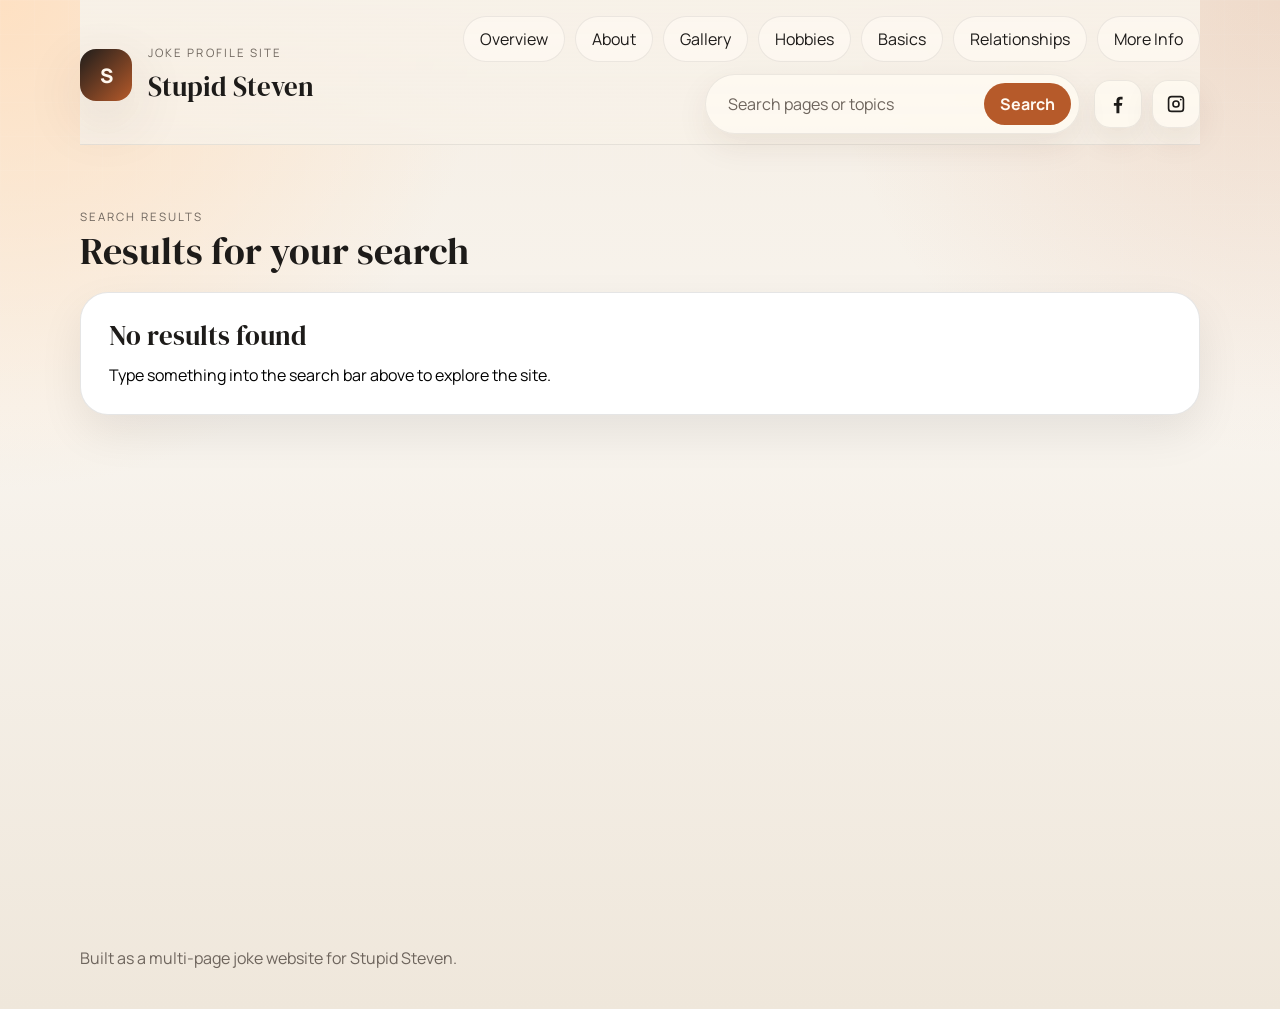
<file: search.html>
<!DOCTYPE html>
<html lang="en">
<head>
  <meta charset="UTF-8">
  <meta name="viewport" content="width=device-width, initial-scale=1.0">
  <title>Stupid Steven | Search</title>
  <link rel="preconnect" href="https://fonts.googleapis.com">
  <link rel="preconnect" href="https://fonts.gstatic.com" crossorigin>
  <link href="https://fonts.googleapis.com/css2?family=DM+Serif+Display:ital@0;1&family=Manrope:wght@400;500;700;800&display=swap" rel="stylesheet">
  <link rel="stylesheet" href="styles.css">
</head>
<body data-page="search">
  <header class="site-header">
    <div class="brand">
      <span class="brand-mark">S</span>
      <div>
        <p class="eyebrow">Joke Profile Site</p>
        <h1>Stupid Steven</h1>
      </div>
    </div>

    <div class="header-tools">
      <nav class="main-nav" aria-label="Primary">
        <a href="index.html" data-nav="overview">Overview</a>
        <a href="about.html" data-nav="about">About</a>
        <a href="gallery.html" data-nav="gallery">Gallery</a>
        <a href="hobbies.html" data-nav="hobbies">Hobbies</a>
        <a href="basics.html" data-nav="basics">Basics</a>
        <a href="relationships.html" data-nav="relationships">Relationships</a>
        <a href="more-info.html" data-nav="more-info">More Info</a>
      </nav>

      <div class="utility-row">
        <form class="site-search" data-search-form>
          <label class="sr-only" for="site-search-results">Search the site</label>
          <input id="site-search-results" name="query" type="text" inputmode="search" enterkeyhint="search" placeholder="Search pages or topics" autocomplete="off" autocapitalize="off" autocorrect="off" spellcheck="false">
          <button type="submit">Search</button>
          <div class="search-dropdown" data-search-dropdown hidden></div>
        </form>

        <div class="social-links" aria-label="Social media links">
          <a class="social-link" href="https://facebook.com/your-profile-here" target="_blank" rel="noreferrer" aria-label="Steven on Facebook">
            <svg viewBox="0 0 24 24" aria-hidden="true">
              <path d="M13.5 22v-8h2.7l.5-3.2h-3.2V8.7c0-.9.3-1.6 1.7-1.6H17V4.2c-.3 0-1.3-.2-2.5-.2-2.5 0-4.2 1.5-4.2 4.4v2.4H7.5V14h2.8v8h3.2Z"/>
            </svg>
          </a>
          <a class="social-link" href="https://instagram.com/your-profile-here" target="_blank" rel="noreferrer" aria-label="Steven on Instagram">
            <svg viewBox="0 0 24 24" aria-hidden="true">
              <path d="M7.2 3h9.6A4.2 4.2 0 0 1 21 7.2v9.6a4.2 4.2 0 0 1-4.2 4.2H7.2A4.2 4.2 0 0 1 3 16.8V7.2A4.2 4.2 0 0 1 7.2 3Zm0 1.8A2.4 2.4 0 0 0 4.8 7.2v9.6a2.4 2.4 0 0 0 2.4 2.4h9.6a2.4 2.4 0 0 0 2.4-2.4V7.2a2.4 2.4 0 0 0-2.4-2.4H7.2Zm10.05 1.35a1.05 1.05 0 1 1 0 2.1 1.05 1.05 0 0 1 0-2.1ZM12 7.8A4.2 4.2 0 1 1 7.8 12 4.2 4.2 0 0 1 12 7.8Zm0 1.8A2.4 2.4 0 1 0 14.4 12 2.4 2.4 0 0 0 12 9.6Z"/>
            </svg>
          </a>
        </div>
      </div>
    </div>
  </header>

  <main class="page-shell">
    <section class="content-section page-top search-results-section" id="search-results-page">
      <div class="section-heading">
        <p class="eyebrow">Search Results</p>
        <h2 data-results-heading>Results for your search</h2>
      </div>
      <div class="search-results-list" data-results-list></div>
    </section>
  </main>

  <footer class="site-footer">
    <p>Built as a multi-page joke website for Stupid Steven.</p>
  </footer>

  <script src="script.js"></script>
</body>
</html>
</file>
<file: styles.css>
:root {
  --bg: #f7f1e8;
  --paper: rgba(255, 252, 247, 0.82);
  --card: #fffaf2;
  --text: #1d1b19;
  --muted: #6e655d;
  --line: rgba(29, 27, 25, 0.12);
  --accent: #b65a2a;
  --accent-dark: #8e421a;
  --accent-soft: #f1c9a8;
  --shadow: 0 20px 60px rgba(74, 42, 19, 0.12);
  --radius-lg: 28px;
  --radius-md: 20px;
  --radius-sm: 14px;
}

* {
  box-sizing: border-box;
}

html {
  scroll-behavior: smooth;
}

[id] {
  scroll-margin-top: 170px;
}

body {
  margin: 0;
  font-family: "Manrope", sans-serif;
  color: var(--text);
  background:
    radial-gradient(circle at top left, rgba(255, 223, 191, 0.9), transparent 30%),
    radial-gradient(circle at top right, rgba(211, 127, 81, 0.18), transparent 28%),
    linear-gradient(180deg, #f5eee4 0%, #f8f4ee 40%, #efe7db 100%);
  min-height: 100vh;
}

body::before {
  content: "";
  position: fixed;
  inset: 0;
  pointer-events: none;
  background-image:
    linear-gradient(rgba(255, 255, 255, 0.12) 1px, transparent 1px),
    linear-gradient(90deg, rgba(255, 255, 255, 0.12) 1px, transparent 1px);
  background-size: 34px 34px;
  mask-image: linear-gradient(180deg, rgba(0, 0, 0, 0.45), transparent 85%);
}

.site-header,
main,
.site-footer {
  width: min(1120px, calc(100% - 32px));
  margin: 0 auto;
}

.site-header {
  display: flex;
  align-items: center;
  justify-content: space-between;
  gap: 24px;
  padding: 16px 0 10px;
  position: sticky;
  top: 0;
  z-index: 40;
  backdrop-filter: blur(18px);
  background: linear-gradient(180deg, rgba(247, 241, 232, 0.96), rgba(247, 241, 232, 0.82));
  border-bottom: 1px solid rgba(29, 27, 25, 0.08);
  transform: translateY(0);
  transition: transform 0.28s ease;
}

.site-header.is-hidden {
  transform: translateY(calc(-100% - 8px));
}

.header-tools {
  display: flex;
  flex-direction: column;
  align-items: flex-end;
  gap: 12px;
}

.brand {
  display: flex;
  align-items: center;
  gap: 16px;
}

.brand-mark {
  width: 52px;
  height: 52px;
  display: grid;
  place-items: center;
  border-radius: 16px;
  background: linear-gradient(135deg, #1f1d1b, #b65a2a);
  color: #fff8ef;
  font-weight: 800;
  font-size: 1.25rem;
  box-shadow: var(--shadow);
}

.brand h1,
.hero h2,
.section-heading h2,
.quote-text,
.detail-card h3,
.stat-value {
  font-family: "DM Serif Display", serif;
  font-weight: 400;
}

.brand h1,
.eyebrow,
.section-heading h2,
.hero h2,
.hero-text,
.quote-text,
.main-nav a,
.detail-card p,
.stat-label,
.site-footer p,
.snapshot-list li span,
.snapshot-list li strong,
.gallery-card figcaption {
  margin: 0;
}

.brand h1 {
  font-size: 1.7rem;
}

.eyebrow {
  text-transform: uppercase;
  letter-spacing: 0.18em;
  font-size: 0.72rem;
  color: var(--muted);
  margin-bottom: 8px;
}

.main-nav {
  display: flex;
  flex-wrap: wrap;
  justify-content: flex-end;
  gap: 10px;
}

.main-nav a {
  text-decoration: none;
  color: var(--text);
  padding: 11px 16px;
  border-radius: 999px;
  background: rgba(255, 250, 242, 0.7);
  border: 1px solid rgba(29, 27, 25, 0.08);
  transition: transform 0.2s ease, background 0.2s ease, color 0.2s ease;
}

.main-nav a:hover,
.main-nav a:focus-visible {
  background: var(--accent);
  color: #fffaf2;
  transform: translateY(-1px);
}

.main-nav a.is-active {
  background: var(--accent);
  color: #fffaf2;
}

.utility-row {
  display: flex;
  align-items: center;
  justify-content: flex-end;
  gap: 14px;
  width: 100%;
}

.site-search {
  position: relative;
  display: flex;
  align-items: center;
  gap: 10px;
  padding: 8px;
  border-radius: 999px;
  background: rgba(255, 250, 242, 0.8);
  border: 1px solid rgba(29, 27, 25, 0.08);
  box-shadow: 0 12px 32px rgba(74, 42, 19, 0.08);
}

.site-search input {
  width: min(260px, 42vw);
  padding: 10px 14px;
  border: 0;
  outline: none;
  background: transparent;
  color: var(--text);
  font: inherit;
}

.site-search input::placeholder {
  color: var(--muted);
}

.site-search button {
  border: 0;
  border-radius: 999px;
  background: var(--accent);
  color: #fffaf2;
  font: inherit;
  font-weight: 700;
  padding: 10px 16px;
  cursor: pointer;
}

.site-search button:hover,
.site-search button:focus-visible {
  background: var(--accent-dark);
}

.social-links {
  display: flex;
  align-items: center;
  gap: 10px;
}

.social-link {
  width: 48px;
  height: 48px;
  display: grid;
  place-items: center;
  border-radius: 16px;
  background: rgba(255, 250, 242, 0.8);
  border: 1px solid rgba(29, 27, 25, 0.08);
  box-shadow: 0 12px 32px rgba(74, 42, 19, 0.08);
  color: var(--text);
  transition: transform 0.2s ease, background 0.2s ease, color 0.2s ease;
}

.social-link svg {
  width: 22px;
  height: 22px;
  fill: currentColor;
}

.social-link:hover,
.social-link:focus-visible {
  transform: translateY(-2px);
  background: var(--accent);
  color: #fffaf2;
}

.sr-only {
  position: absolute;
  width: 1px;
  height: 1px;
  padding: 0;
  margin: -1px;
  overflow: hidden;
  clip: rect(0, 0, 0, 0);
  white-space: nowrap;
  border: 0;
}

main {
  padding: 36px 0 56px;
}

.hero,
.content-section,
.site-footer {
  position: relative;
}

.hero {
  display: grid;
  grid-template-columns: 1.5fr 0.9fr;
  gap: 24px;
  align-items: stretch;
  padding-top: 28px;
}

.hero-copy,
.hero-card,
.info-panel,
.quote-panel,
.detail-card,
.stat-card,
.gallery-card {
  background: var(--paper);
  border: 1px solid rgba(255, 255, 255, 0.7);
  box-shadow: var(--shadow);
  backdrop-filter: blur(12px);
}

.hero-copy {
  padding: 42px;
  border-radius: 36px;
}

.hero h2 {
  font-size: clamp(2.8rem, 6vw, 5rem);
  line-height: 0.95;
  max-width: 8ch;
  margin: 0 0 18px;
}

.hero-text {
  max-width: 58ch;
  color: var(--muted);
  font-size: 1.05rem;
  line-height: 1.75;
}

.hero-actions {
  display: flex;
  flex-wrap: wrap;
  gap: 14px;
  margin-top: 28px;
}

.button {
  display: inline-flex;
  align-items: center;
  justify-content: center;
  min-width: 150px;
  padding: 14px 22px;
  border-radius: 999px;
  text-decoration: none;
  font-weight: 700;
  transition: transform 0.2s ease, background 0.2s ease;
}

.button:hover,
.button:focus-visible {
  transform: translateY(-2px);
}

.button-primary {
  background: var(--accent);
  color: #fffaf2;
}

.button-primary:hover,
.button-primary:focus-visible {
  background: var(--accent-dark);
}

.button-secondary {
  background: rgba(255, 255, 255, 0.6);
  color: var(--text);
  border: 1px solid var(--line);
}

.hero-card {
  border-radius: 32px;
  padding: 28px;
  align-self: end;
}

.snapshot-list {
  list-style: none;
  padding: 0;
  margin: 20px 0 0;
  display: grid;
  gap: 18px;
}

.snapshot-list li {
  padding-bottom: 18px;
  border-bottom: 1px solid var(--line);
}

.snapshot-list li:last-child {
  padding-bottom: 0;
  border-bottom: 0;
}

.snapshot-list li span {
  display: block;
  color: var(--muted);
  font-size: 0.86rem;
  margin-bottom: 7px;
}

.snapshot-list li strong {
  font-size: 1.05rem;
}

.content-section {
  padding-top: 92px;
}

.page-shell .content-section,
.page-intro {
  padding-top: 28px;
}

.page-top {
  min-height: calc(100vh - 180px);
}

.section-heading {
  margin-bottom: 22px;
}

.section-heading h2 {
  font-size: clamp(2rem, 3vw, 3.2rem);
  line-height: 1;
}

.about-grid {
  display: grid;
  grid-template-columns: 1.3fr 0.8fr;
  gap: 20px;
}

.info-panel,
.quote-panel,
.contact-section .info-panel {
  border-radius: var(--radius-lg);
  padding: 28px;
}

.info-panel p {
  margin: 0 0 14px;
  line-height: 1.8;
  color: var(--muted);
}

.info-panel p:last-child {
  margin-bottom: 0;
}

.quote-panel {
  display: flex;
  flex-direction: column;
  justify-content: center;
  background: linear-gradient(180deg, rgba(182, 90, 42, 0.95), rgba(111, 45, 12, 0.95));
  color: #fff8ef;
}

.quote-mark {
  font-size: 4rem;
  line-height: 1;
  margin: 0 0 10px;
}

.quote-text {
  font-size: 1.8rem;
  line-height: 1.2;
}

.gallery-grid,
.hobby-grid,
.stats-grid {
  display: grid;
  gap: 18px;
}

.gallery-grid {
  grid-template-columns: repeat(4, 1fr);
}

.gallery-card {
  overflow: hidden;
  border-radius: 24px;
}

.gallery-placeholder {
  min-height: 260px;
  display: grid;
  place-items: center;
  font-family: "DM Serif Display", serif;
  font-size: 1.7rem;
  color: #fff8ef;
  letter-spacing: 0.03em;
}

.accent-one .gallery-placeholder {
  background: linear-gradient(135deg, #cb7c4c, #8d3f1f);
}

.accent-two .gallery-placeholder {
  background: linear-gradient(135deg, #7d6b54, #30261d);
}

.accent-three .gallery-placeholder {
  background: linear-gradient(135deg, #d89a67, #ac5f21);
}

.accent-four .gallery-placeholder {
  background: linear-gradient(135deg, #934c37, #512014);
}

.gallery-card figcaption {
  padding: 16px 18px 18px;
  color: var(--muted);
}

.hobby-grid {
  grid-template-columns: repeat(3, 1fr);
}

.detail-card,
.stat-card {
  border-radius: var(--radius-md);
  padding: 24px;
}

.detail-card h3 {
  font-size: 1.65rem;
  margin: 0 0 10px;
}

.detail-card p {
  color: var(--muted);
  line-height: 1.75;
}

.stats-grid {
  grid-template-columns: repeat(3, 1fr);
}

.relationships-grid {
  margin-top: 18px;
}

.search-dropdown {
  position: absolute;
  top: calc(100% + 10px);
  left: 0;
  right: 0;
  background: #ffffff;
  border: 1px solid #c8ccd1;
  border-radius: 3px;
  box-shadow: 0 8px 20px rgba(0, 0, 0, 0.07);
  overflow: hidden;
  z-index: 30;
}

.search-dropdown[hidden] {
  display: none;
}

.search-dropdown-item,
.search-dropdown-empty {
  display: block;
  width: 100%;
  padding: 8px 12px;
  margin: 0;
  background: #ffffff;
}

.search-dropdown-item {
  border: 0;
  border-radius: 0;
  border-bottom: 1px solid #eaecf0;
  background: #ffffff;
  text-decoration: none;
  text-align: left;
  cursor: pointer;
  color: #000000;
  font: inherit;
  line-height: 1.35;
  box-shadow: none;
}

.site-search .search-dropdown-item {
  color: #000000;
  font-weight: 400;
}

.search-dropdown-item:last-child {
  border-bottom: 0;
}

.search-dropdown-empty {
  border-bottom: 0;
  line-height: 1.35;
}

.site-search .search-dropdown-item:hover,
.site-search .search-dropdown-item:focus-visible,
.site-search .search-dropdown-item.is-selected {
  background: #eaf3ff;
  color: #000000;
  outline: none;
}

.search-result-title {
  display: block;
  font-weight: 600;
  margin-bottom: 1px;
  color: #000000;
  font-size: 0.92rem;
}

.search-result-meta,
.search-result-snippet {
  display: block;
  color: #202122;
  font-size: 0.8rem;
}

.search-result-snippet {
  margin-top: 2px;
  line-height: 1.4;
}

.search-highlight {
  font-weight: 800;
  color: #000000;
}

.search-results-section {
  min-height: calc(100vh - 200px);
}

.search-results-list {
  display: grid;
  gap: 16px;
}

.search-results-card,
.search-results-empty {
  background: #ffffff;
  border: 1px solid rgba(0, 0, 0, 0.1);
  box-shadow: 0 18px 44px rgba(0, 0, 0, 0.08);
  border-radius: var(--radius-lg);
  padding: 24px 28px;
}

.search-results-card {
  text-decoration: none;
  color: inherit;
}

.search-results-card:hover,
.search-results-card:focus-visible {
  outline: none;
  transform: translateY(-2px);
}

.search-results-card h3,
.search-results-empty h3 {
  font-family: "DM Serif Display", serif;
  font-size: 1.7rem;
  font-weight: 400;
  margin: 0 0 8px;
}

.search-results-card p,
.search-results-empty p {
  margin: 0;
  color: #000000;
  line-height: 1.7;
}

.stat-card {
  min-height: 164px;
  display: flex;
  flex-direction: column;
  justify-content: space-between;
}

.stat-label {
  color: var(--muted);
  text-transform: uppercase;
  letter-spacing: 0.18em;
  font-size: 0.72rem;
}

.stat-value {
  font-size: 2rem;
  line-height: 1.05;
}

.contact-section .info-panel {
  display: flex;
  flex-wrap: wrap;
  justify-content: space-between;
  align-items: center;
  gap: 18px;
}

.site-footer {
  padding: 10px 0 40px;
  color: var(--muted);
}

.reveal {
  opacity: 0;
  transform: translateY(26px);
  transition: opacity 0.65s ease, transform 0.65s ease;
}

.reveal.is-visible {
  opacity: 1;
  transform: translateY(0);
}

@media (max-width: 980px) {
  .site-header,
  .hero,
  .about-grid,
  .gallery-grid,
  .hobby-grid,
  .stats-grid,
  .contact-section .info-panel {
    grid-template-columns: 1fr;
  }

  .site-header,
  .contact-section .info-panel {
    display: grid;
  }

  .main-nav {
    justify-content: flex-start;
  }

  .header-tools {
    align-items: stretch;
  }

  .utility-row {
    flex-direction: column;
    align-items: stretch;
  }

  .site-search input {
    width: 100%;
  }

  .site-search {
    width: 100%;
  }

  .social-links {
    justify-content: flex-start;
  }

  .hero-copy {
    padding: 30px;
  }
}

@media (max-width: 720px) {
  .site-header,
  main,
  .site-footer {
    width: min(100% - 20px, 1120px);
  }

  .hero h2 {
    font-size: 2.6rem;
  }

  .gallery-placeholder {
    min-height: 220px;
  }

  .detail-card h3,
  .stat-value,
  .quote-text {
    font-size: 1.5rem;
  }
}
</file>
